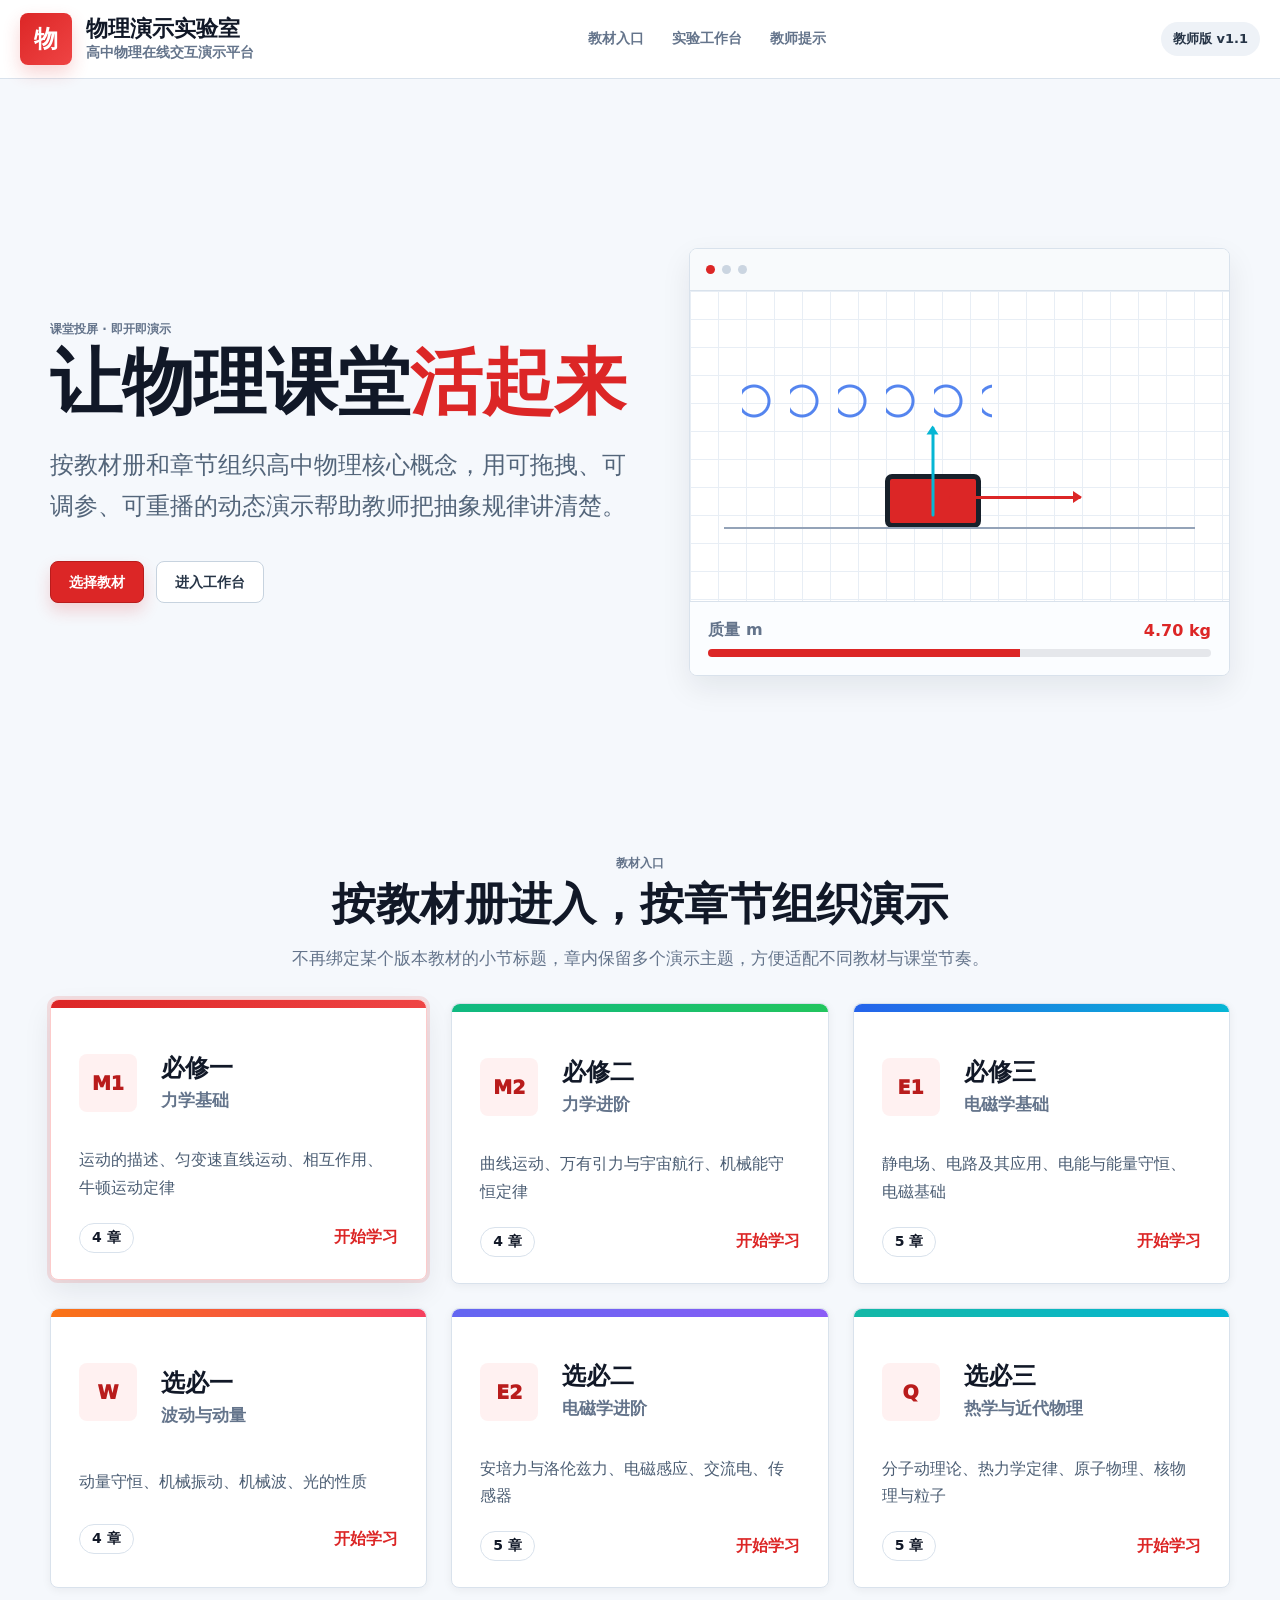
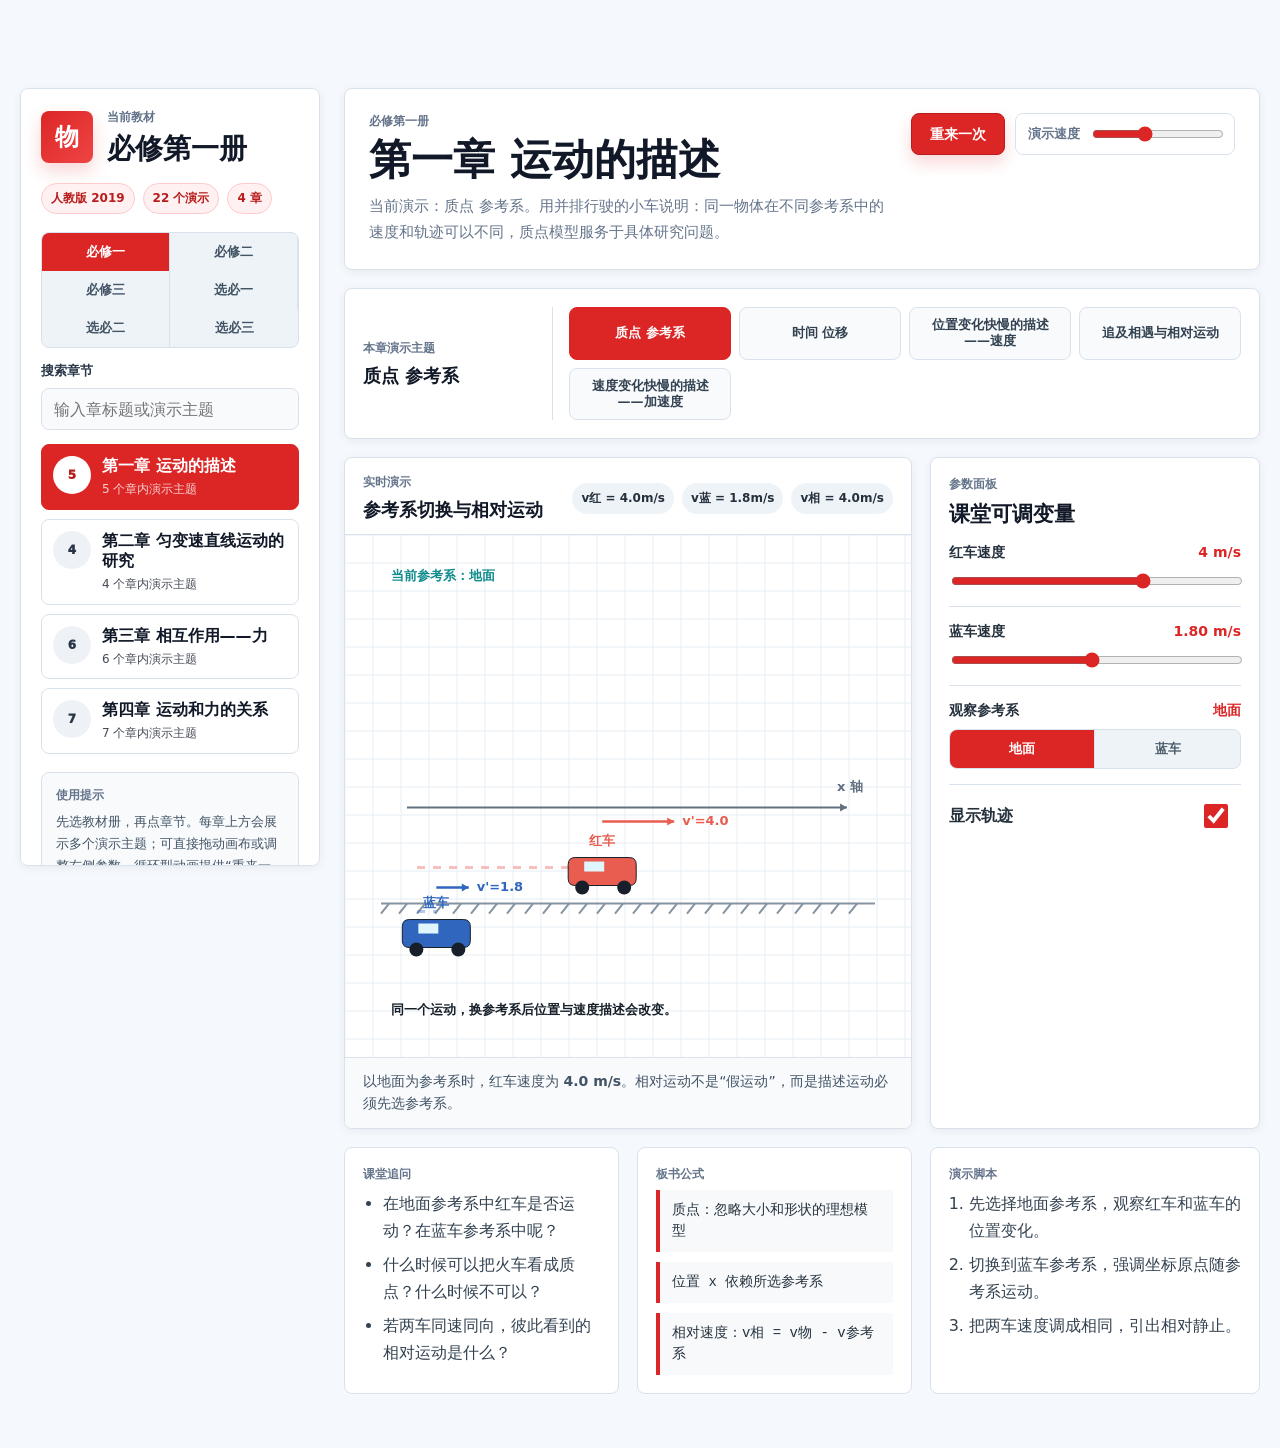
<file: index.html>
<!doctype html>
<html lang="zh-CN">
  <head>
    <meta charset="UTF-8" />
    <meta name="viewport" content="width=device-width, initial-scale=1.0" />
    <meta http-equiv="refresh" content="0; url=./mechanical-waves-lab/" />
    <title>物理演示实验室</title>
    <style>
      body {
        margin: 0;
        min-height: 100vh;
        display: grid;
        place-items: center;
        font-family: -apple-system, BlinkMacSystemFont, "Segoe UI", "PingFang SC", "Microsoft YaHei", sans-serif;
        color: #111827;
        background: #f5f8fc;
      }

      a {
        color: #dc2626;
        font-weight: 800;
      }
    </style>
  </head>
  <body>
    <p>正在打开物理演示实验室：<a href="./mechanical-waves-lab/">进入网站</a></p>
  </body>
</html>
</file>
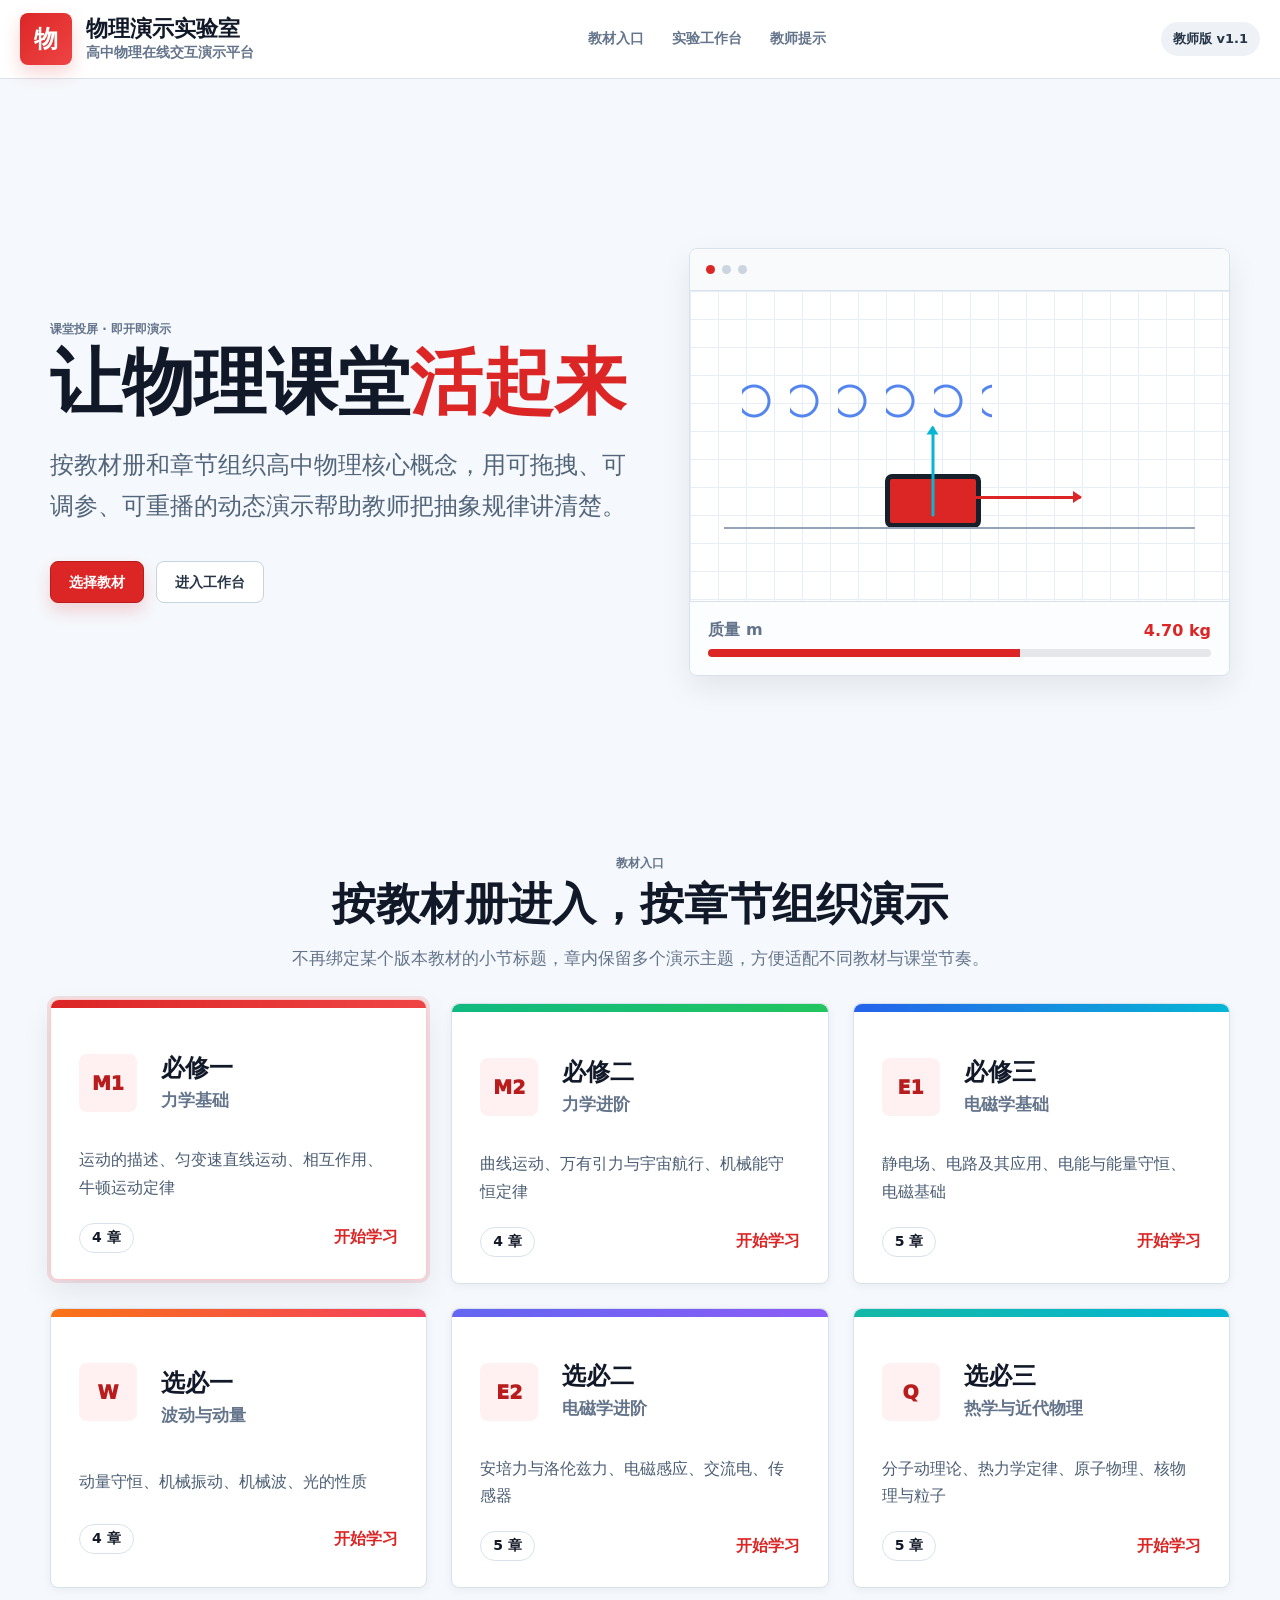
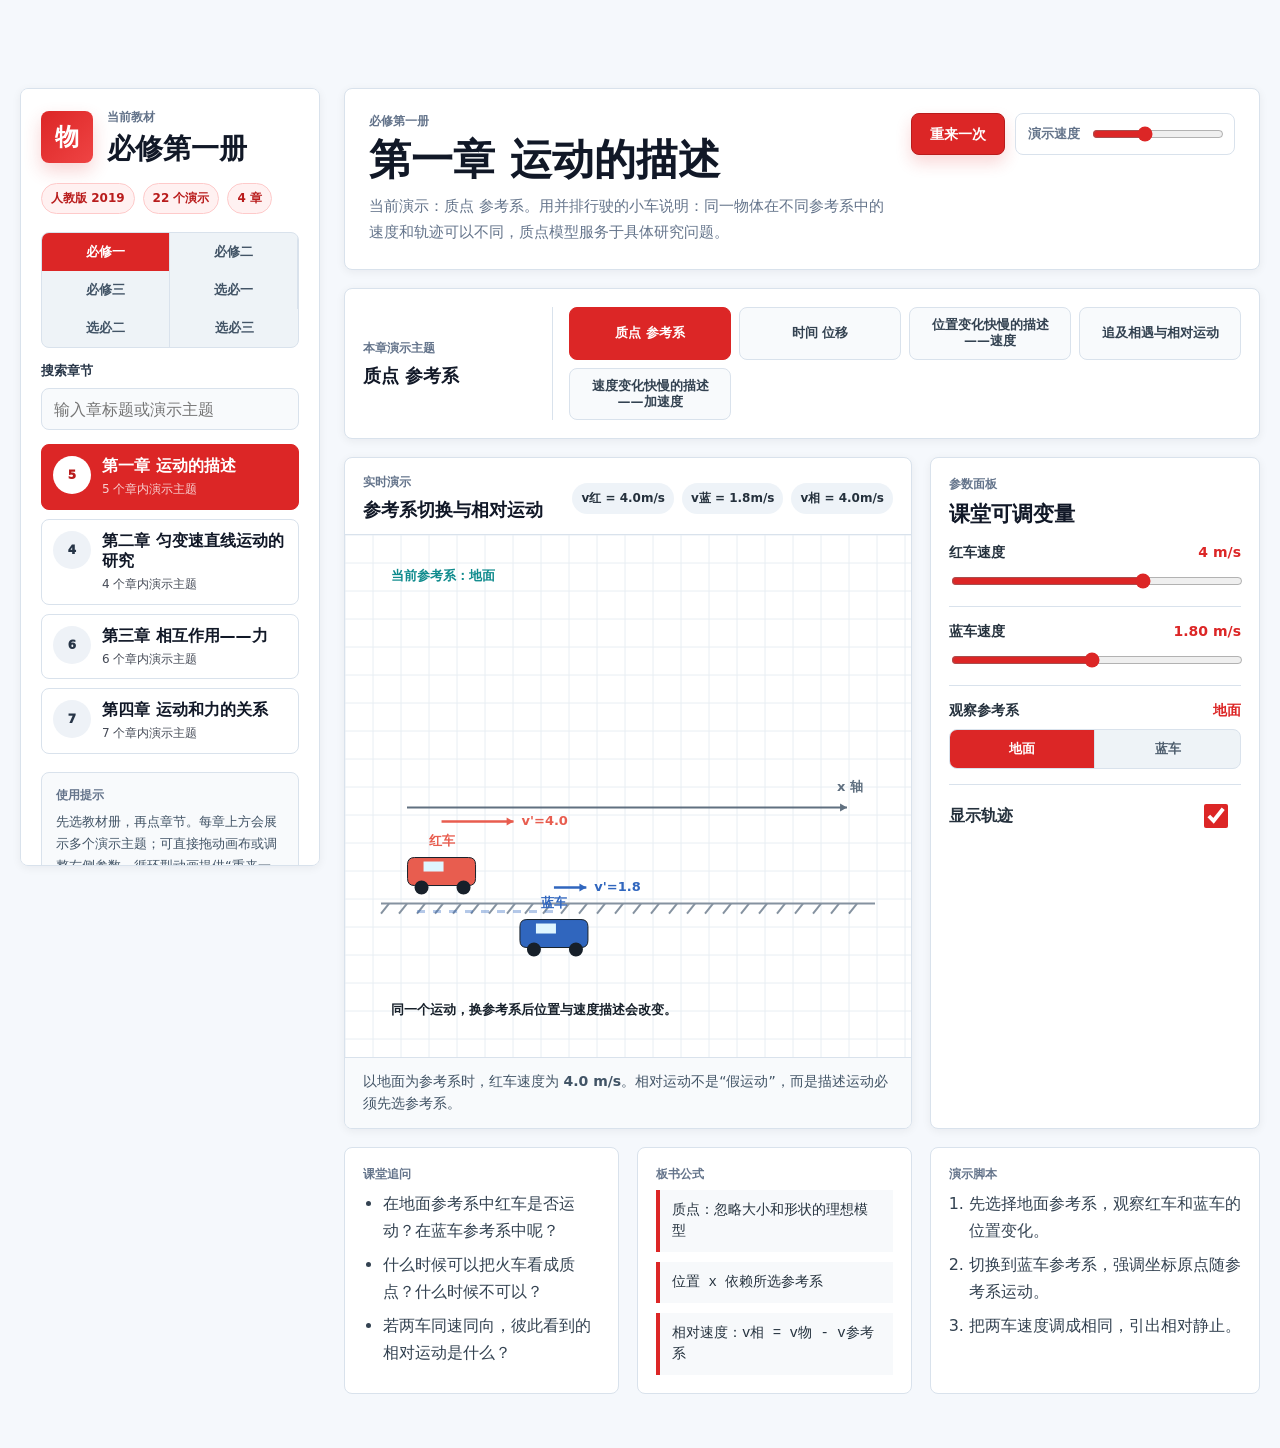
<file: mechanical-waves-lab/index.html>
<!doctype html>
<html lang="zh-CN">
  <head>
    <meta charset="UTF-8" />
    <meta name="viewport" content="width=device-width, initial-scale=1.0" />
    <title>物理演示实验室 | 高中物理在线交互演示平台</title>
    <link rel="icon" href="data:," />
    <link rel="stylesheet" href="./styles.css?v=20260616-competitor-labs" />
  </head>
  <body>
    <header class="site-header">
      <div class="site-header-inner">
        <a class="site-brand" href="#intro" aria-label="返回首页">
          <span class="brand-mark">物</span>
          <span>
            <strong>物理演示实验室</strong>
            <small>高中物理在线交互演示平台</small>
          </span>
        </a>
        <nav class="site-nav" aria-label="页面导航">
          <a href="#books">教材入口</a>
          <a href="#lab">实验工作台</a>
          <a href="#teacher-board">教师提示</a>
        </nav>
        <span class="version-chip">教师版 v1.1</span>
      </div>
    </header>

    <main>
      <section id="intro" class="hero-section">
        <div class="hero-copy">
          <p class="eyebrow">课堂投屏 · 即开即演示</p>
          <h1>让物理课堂<span>活起来</span></h1>
          <p>
            按教材册和章节组织高中物理核心概念，用可拖拽、可调参、可重播的动态演示帮助教师把抽象规律讲清楚。
          </p>
          <div class="hero-actions">
            <a class="primary-button" href="#books">选择教材</a>
            <a class="ghost-button" href="#lab">进入工作台</a>
          </div>
        </div>

        <div class="hero-preview" aria-hidden="true">
          <div class="preview-toolbar">
            <span></span>
            <span></span>
            <span></span>
          </div>
          <div class="preview-stage">
            <div class="preview-grid"></div>
            <div class="preview-block"></div>
            <div class="preview-arrow preview-arrow-force"></div>
            <div class="preview-arrow preview-arrow-normal"></div>
            <div class="preview-wave"></div>
          </div>
          <div class="preview-panel">
            <span>质量 m</span>
            <strong>4.70 kg</strong>
            <div></div>
          </div>
        </div>
      </section>

      <section id="books" class="book-section" aria-labelledby="booksTitle">
        <div class="section-heading">
          <p class="eyebrow">教材入口</p>
          <h2 id="booksTitle">按教材册进入，按章节组织演示</h2>
          <p>不再绑定某个版本教材的小节标题，章内保留多个演示主题，方便适配不同教材与课堂节奏。</p>
        </div>

        <div class="book-grid">
          <button class="book-card" type="button" data-book-jump="required1">
            <span class="book-stripe book-stripe-red"></span>
            <span class="book-symbol">M1</span>
            <span class="book-title">必修一</span>
            <span class="book-subtitle">力学基础</span>
            <span class="book-desc">运动的描述、匀变速直线运动、相互作用、牛顿运动定律</span>
            <span class="book-footer"><strong>4 章</strong><em>开始学习</em></span>
          </button>

          <button class="book-card" type="button" data-book-jump="required2">
            <span class="book-stripe book-stripe-green"></span>
            <span class="book-symbol">M2</span>
            <span class="book-title">必修二</span>
            <span class="book-subtitle">力学进阶</span>
            <span class="book-desc">曲线运动、万有引力与宇宙航行、机械能守恒定律</span>
            <span class="book-footer"><strong>4 章</strong><em>开始学习</em></span>
          </button>

          <button class="book-card" type="button" data-book-jump="required3">
            <span class="book-stripe book-stripe-blue"></span>
            <span class="book-symbol">E1</span>
            <span class="book-title">必修三</span>
            <span class="book-subtitle">电磁学基础</span>
            <span class="book-desc">静电场、电路及其应用、电能与能量守恒、电磁基础</span>
            <span class="book-footer"><strong>5 章</strong><em>开始学习</em></span>
          </button>

          <button class="book-card" type="button" data-book-jump="selective1">
            <span class="book-stripe book-stripe-orange"></span>
            <span class="book-symbol">W</span>
            <span class="book-title">选必一</span>
            <span class="book-subtitle">波动与动量</span>
            <span class="book-desc">动量守恒、机械振动、机械波、光的性质</span>
            <span class="book-footer"><strong>4 章</strong><em>开始学习</em></span>
          </button>

          <button class="book-card" type="button" data-book-jump="selective2">
            <span class="book-stripe book-stripe-purple"></span>
            <span class="book-symbol">E2</span>
            <span class="book-title">选必二</span>
            <span class="book-subtitle">电磁学进阶</span>
            <span class="book-desc">安培力与洛伦兹力、电磁感应、交流电、传感器</span>
            <span class="book-footer"><strong>5 章</strong><em>开始学习</em></span>
          </button>

          <button class="book-card" type="button" data-book-jump="selective3">
            <span class="book-stripe book-stripe-cyan"></span>
            <span class="book-symbol">Q</span>
            <span class="book-title">选必三</span>
            <span class="book-subtitle">热学与近代物理</span>
            <span class="book-desc">分子动理论、热力学定律、原子物理、核物理与粒子</span>
            <span class="book-footer"><strong>5 章</strong><em>开始学习</em></span>
          </button>
        </div>
      </section>

      <section id="lab" class="app-shell" aria-label="实验工作台">
        <aside class="sidebar" aria-label="课程导航">
          <div class="brand-block">
            <div class="brand-mark">物</div>
            <div>
              <p class="eyebrow">当前教材</p>
              <h1>必修第一册</h1>
            </div>
          </div>

          <div class="chapter-meta">
            <span>人教版 2019</span>
            <span>课堂投屏</span>
            <span>27 章</span>
          </div>

          <div id="bookSwitcherMount" class="book-switcher-mount"></div>

          <label class="chapter-search" for="chapterSearch">
            <span>搜索章节</span>
            <input id="chapterSearch" type="search" placeholder="输入章标题或演示主题" />
          </label>

          <nav id="lessonNav" class="lesson-nav"></nav>

          <div class="roadmap">
            <p class="eyebrow">使用提示</p>
            <p>
              先选教材册，再点章节。每章上方会展示多个演示主题；可直接拖动画布或调整右侧参数，循环型动画提供“重来一次”。
            </p>
          </div>
        </aside>

        <main class="workspace">
          <header class="topbar">
            <div>
              <p id="lessonUnit" class="eyebrow"></p>
              <h2 id="lessonTitle"></h2>
              <p id="lessonSubtitle" class="subtitle"></p>
            </div>

            <div class="play-controls" aria-label="播放控制">
              <button id="restartDemo" class="primary-button" type="button">重来一次</button>
              <label class="speed-control">
                <span>演示速度</span>
                <input id="speedRange" type="range" min="0.25" max="2.2" value="1" step="0.05" />
              </label>
            </div>
          </header>

          <section id="topicRail" class="topic-rail" aria-label="本章演示主题"></section>

          <section class="stage-grid">
            <section class="stage-panel" aria-label="动态演示画布">
              <div class="stage-toolbar">
                <div>
                  <p class="eyebrow">实时演示</p>
                  <strong id="stageCaption"></strong>
                </div>
                <div id="quickStats" class="quick-stats"></div>
              </div>
              <canvas id="waveCanvas"></canvas>
              <div id="readout" class="readout" aria-live="polite"></div>
            </section>

            <aside class="control-panel" aria-label="演示参数">
              <div class="panel-heading">
                <p class="eyebrow">参数面板</p>
                <h3>课堂可调变量</h3>
              </div>
              <div id="controlGroups" class="control-groups"></div>
            </aside>
          </section>

          <section id="teacher-board" class="teacher-board" aria-label="教师提示">
            <article>
              <p class="eyebrow">课堂追问</p>
              <ul id="questionList"></ul>
            </article>
            <article>
              <p class="eyebrow">板书公式</p>
              <div id="formulaBox" class="formula-box"></div>
            </article>
            <article>
              <p class="eyebrow">演示脚本</p>
              <ol id="scriptList"></ol>
            </article>
          </section>
        </main>
      </section>
    </main>

    <script src="./app-required1.js?v=20260616-competitor-labs"></script>
  </body>
</html>
</file>
<file: mechanical-waves-lab/styles.css>
:root {
  color-scheme: light;
  --ink: #111827;
  --ink-soft: #273547;
  --muted: #64748b;
  --paper: #f5f8fc;
  --panel: #ffffff;
  --line: #d9e2ec;
  --line-strong: #c7d3df;
  --primary: #dc2626;
  --primary-dark: #b91c1c;
  --primary-soft: #fff1f1;
  --primary-line: #fecaca;
  --blue: #2563eb;
  --green: #10b981;
  --orange: #f97316;
  --purple: #8b5cf6;
  --cyan: #06b6d4;
  --grid: #e8eef5;
  --shadow: 0 12px 30px rgba(15, 23, 42, 0.08);
  --shadow-soft: 0 2px 10px rgba(15, 23, 42, 0.06);
  --radius: 8px;
}

* {
  box-sizing: border-box;
}

html {
  scroll-behavior: smooth;
}

html,
body {
  margin: 0;
  min-height: 100%;
  font-family:
    Inter, ui-sans-serif, system-ui, -apple-system, BlinkMacSystemFont, "Segoe UI",
    "PingFang SC", "Hiragino Sans GB", "Microsoft YaHei", sans-serif;
  color: var(--ink);
  background: var(--paper);
}

body {
  min-width: 320px;
}

button,
input,
select {
  font: inherit;
}

button,
a {
  -webkit-tap-highlight-color: transparent;
}

button {
  cursor: pointer;
}

a {
  color: inherit;
  text-decoration: none;
}

.site-header {
  position: sticky;
  top: 0;
  z-index: 20;
  border-bottom: 1px solid var(--line);
  background: rgba(255, 255, 255, 0.94);
  backdrop-filter: blur(16px);
}

.site-header-inner {
  display: flex;
  align-items: center;
  justify-content: space-between;
  gap: 24px;
  width: min(1320px, calc(100% - 40px));
  min-height: 78px;
  margin: 0 auto;
}

.site-brand {
  display: inline-flex;
  align-items: center;
  gap: 14px;
  min-width: 230px;
}

.brand-mark {
  display: grid;
  place-items: center;
  flex: 0 0 auto;
  width: 52px;
  height: 52px;
  border-radius: var(--radius);
  color: #ffffff;
  background: linear-gradient(135deg, var(--primary), #ef4444);
  font-size: 24px;
  font-weight: 900;
  box-shadow: 0 8px 18px rgba(220, 38, 38, 0.2);
}

.site-brand strong,
.brand-block h1,
.topbar h2,
.section-heading h2,
.panel-heading h3 {
  margin: 0;
  letter-spacing: 0;
}

.site-brand strong {
  display: block;
  color: var(--ink);
  font-size: 22px;
  line-height: 1.15;
}

.site-brand small {
  display: block;
  margin-top: 2px;
  color: var(--muted);
  font-size: 14px;
  font-weight: 600;
}

.site-nav {
  display: flex;
  align-items: center;
  justify-content: center;
  gap: 4px;
  flex: 1;
}

.site-nav a {
  padding: 9px 12px;
  border-radius: var(--radius);
  color: var(--muted);
  font-size: 14px;
  font-weight: 800;
}

.site-nav a:hover {
  color: var(--primary-dark);
  background: var(--primary-soft);
}

.version-chip {
  flex: 0 0 auto;
  padding: 8px 12px;
  border-radius: 999px;
  color: var(--ink-soft);
  background: #eef2f7;
  font-size: 13px;
  font-weight: 850;
  white-space: nowrap;
}

.eyebrow {
  margin: 0 0 7px;
  color: var(--muted);
  font-size: 12px;
  font-weight: 850;
  letter-spacing: 0;
  text-transform: uppercase;
}

.hero-section {
  display: grid;
  grid-template-columns: minmax(0, 1.05fr) minmax(360px, 0.95fr);
  gap: 42px;
  align-items: center;
  width: min(1180px, calc(100% - 40px));
  min-height: calc(100vh - 150px);
  margin: 0 auto;
  padding: 74px 0 58px;
}

.hero-copy h1 {
  max-width: 760px;
  margin: 0;
  color: var(--ink);
  font-size: clamp(42px, 6vw, 72px);
  line-height: 1.05;
  letter-spacing: 0;
}

.hero-copy h1 span {
  color: var(--primary);
}

.hero-copy > p:not(.eyebrow) {
  max-width: 720px;
  margin: 24px 0 0;
  color: #53657a;
  font-size: clamp(18px, 2.2vw, 24px);
  line-height: 1.7;
}

.hero-actions {
  display: flex;
  flex-wrap: wrap;
  gap: 12px;
  margin-top: 34px;
}

.primary-button,
.ghost-button {
  display: inline-flex;
  align-items: center;
  justify-content: center;
  min-height: 42px;
  padding: 0 18px;
  border-radius: var(--radius);
  font-size: 14px;
  font-weight: 900;
  line-height: 1;
}

.primary-button {
  border: 1px solid var(--primary-dark);
  color: #ffffff;
  background: var(--primary);
  box-shadow: 0 8px 16px rgba(220, 38, 38, 0.18);
}

.primary-button:hover {
  background: var(--primary-dark);
}

.ghost-button {
  border: 1px solid var(--line-strong);
  color: var(--ink-soft);
  background: #ffffff;
}

.ghost-button:hover {
  border-color: var(--primary-line);
  color: var(--primary-dark);
  background: var(--primary-soft);
}

.hero-preview {
  overflow: hidden;
  border: 1px solid var(--line);
  border-radius: var(--radius);
  background: #ffffff;
  box-shadow: var(--shadow);
}

.preview-toolbar {
  display: flex;
  gap: 7px;
  align-items: center;
  height: 42px;
  padding: 0 16px;
  border-bottom: 1px solid var(--line);
  background: #f8fafc;
}

.preview-toolbar span {
  width: 9px;
  height: 9px;
  border-radius: 50%;
  background: #cbd5e1;
}

.preview-toolbar span:first-child {
  background: var(--primary);
}

.preview-stage {
  position: relative;
  height: 310px;
  overflow: hidden;
  background: #ffffff;
}

.preview-grid {
  position: absolute;
  inset: 0;
  background-image:
    linear-gradient(var(--grid) 1px, transparent 1px),
    linear-gradient(90deg, var(--grid) 1px, transparent 1px);
  background-size: 28px 28px;
}

.preview-stage::after {
  content: "";
  position: absolute;
  left: 34px;
  right: 34px;
  bottom: 72px;
  height: 2px;
  background: #94a3b8;
}

.preview-block {
  position: absolute;
  left: 45%;
  bottom: 73px;
  width: 96px;
  height: 54px;
  border: 5px solid #17202a;
  border-radius: 7px;
  background: var(--primary);
  transform: translateX(-50%);
}

.preview-arrow {
  position: absolute;
  height: 3px;
  border-radius: 999px;
}

.preview-arrow::after {
  content: "";
  position: absolute;
  top: -5px;
  right: -1px;
  width: 0;
  height: 0;
  border-top: 6px solid transparent;
  border-bottom: 6px solid transparent;
  border-left: 9px solid currentColor;
}

.preview-arrow-force {
  left: 48%;
  bottom: 102px;
  width: 132px;
  color: var(--primary);
  background: currentColor;
}

.preview-arrow-normal {
  left: 45%;
  bottom: 128px;
  width: 90px;
  color: var(--cyan);
  background: currentColor;
  transform: translateX(-50%) rotate(-90deg);
}

.preview-wave {
  position: absolute;
  left: 52px;
  top: 80px;
  width: 250px;
  height: 60px;
  background:
    radial-gradient(circle at 12px 30px, transparent 13px, var(--blue) 14px, var(--blue) 16px, transparent 17px) 0 0 / 48px 60px repeat-x;
  opacity: 0.78;
}

.preview-panel {
  display: grid;
  grid-template-columns: 1fr auto;
  gap: 8px 12px;
  align-items: center;
  padding: 18px;
  border-top: 1px solid var(--line);
  color: var(--ink-soft);
  background: #fbfdff;
}

.preview-panel span {
  color: var(--muted);
  font-weight: 850;
}

.preview-panel strong {
  color: var(--primary);
}

.preview-panel div {
  grid-column: 1 / -1;
  height: 8px;
  border-radius: 999px;
  background: linear-gradient(90deg, var(--primary) 62%, #e5e7eb 62%);
}

.book-section {
  width: min(1180px, calc(100% - 40px));
  margin: 0 auto;
  padding: 26px 0 76px;
}

.section-heading {
  max-width: 760px;
  margin: 0 auto 30px;
  text-align: center;
}

.section-heading h2 {
  font-size: clamp(30px, 4vw, 44px);
  line-height: 1.15;
}

.section-heading p:not(.eyebrow) {
  margin: 14px 0 0;
  color: var(--muted);
  font-size: 17px;
  line-height: 1.75;
}

.book-grid {
  display: grid;
  grid-template-columns: repeat(3, minmax(0, 1fr));
  gap: 24px;
}

.book-card {
  position: relative;
  display: grid;
  grid-template-columns: 64px minmax(0, 1fr);
  grid-template-areas:
    "symbol title"
    "symbol subtitle"
    "desc desc"
    "footer footer";
  gap: 6px 18px;
  min-height: 250px;
  padding: 54px 28px 26px;
  border: 1px solid var(--line);
  border-radius: var(--radius);
  color: var(--ink);
  text-align: left;
  background: #ffffff;
  box-shadow: var(--shadow-soft);
  transition:
    transform 180ms ease,
    box-shadow 180ms ease,
    border-color 180ms ease;
}

.book-card:hover,
.book-card:focus-visible,
.book-card.active {
  border-color: var(--primary-line);
  box-shadow: var(--shadow);
  transform: translateY(-4px);
}

.book-card.active {
  outline: 3px solid rgba(220, 38, 38, 0.12);
}

.book-stripe {
  position: absolute;
  top: 0;
  left: 0;
  right: 0;
  height: 8px;
  border-radius: var(--radius) var(--radius) 0 0;
  background: var(--primary);
}

.book-stripe-red {
  background: linear-gradient(90deg, var(--primary), #ef4444);
}

.book-stripe-green {
  background: linear-gradient(90deg, var(--green), #22c55e);
}

.book-stripe-blue {
  background: linear-gradient(90deg, var(--blue), #06b6d4);
}

.book-stripe-orange {
  background: linear-gradient(90deg, var(--orange), #f43f5e);
}

.book-stripe-purple {
  background: linear-gradient(90deg, #6366f1, var(--purple));
}

.book-stripe-cyan {
  background: linear-gradient(90deg, #14b8a6, var(--cyan));
}

.book-symbol {
  grid-area: symbol;
  display: grid;
  place-items: center;
  width: 58px;
  height: 58px;
  border-radius: var(--radius);
  color: var(--primary-dark);
  background: var(--primary-soft);
  font-size: 19px;
  font-weight: 950;
}

.book-title {
  grid-area: title;
  align-self: end;
  font-size: 24px;
  font-weight: 950;
  line-height: 1.15;
}

.book-subtitle {
  grid-area: subtitle;
  color: var(--muted);
  font-size: 17px;
  font-weight: 750;
}

.book-desc {
  grid-area: desc;
  margin-top: 28px;
  color: #4b5d73;
  font-size: 16px;
  line-height: 1.7;
}

.book-footer {
  grid-area: footer;
  display: flex;
  align-items: center;
  justify-content: space-between;
  gap: 16px;
  margin-top: 16px;
}

.book-footer strong {
  padding: 5px 12px;
  border: 1px solid var(--line);
  border-radius: 999px;
  color: var(--ink);
  background: #ffffff;
  font-size: 14px;
}

.book-footer em {
  color: var(--primary);
  font-style: normal;
  font-weight: 900;
}

.app-shell {
  display: grid;
  grid-template-columns: 300px minmax(0, 1fr);
  gap: 24px;
  width: min(1460px, calc(100% - 40px));
  margin: 0 auto 54px;
  padding-top: 24px;
  scroll-margin-top: 96px;
}

.sidebar,
.workspace {
  min-width: 0;
}

.sidebar {
  position: sticky;
  top: 100px;
  align-self: start;
  max-height: calc(100vh - 122px);
  overflow: auto;
  padding: 20px;
  border: 1px solid var(--line);
  border-radius: var(--radius);
  background: #ffffff;
  box-shadow: var(--shadow-soft);
}

.brand-block {
  display: grid;
  grid-template-columns: 52px 1fr;
  gap: 14px;
  align-items: center;
  margin-bottom: 18px;
}

.brand-block h1 {
  font-size: 28px;
  line-height: 1.14;
}

.chapter-meta {
  display: flex;
  flex-wrap: wrap;
  gap: 8px;
  margin-bottom: 18px;
}

.chapter-meta span {
  padding: 6px 9px;
  border: 1px solid var(--primary-line);
  border-radius: 999px;
  color: var(--primary-dark);
  background: var(--primary-soft);
  font-size: 12px;
  font-weight: 800;
  white-space: nowrap;
}

.book-switcher-mount {
  margin-bottom: 14px;
}

.book-switcher {
  border-color: var(--line);
  background: #eef2f7;
}

.book-switcher .segment-button {
  color: #425466;
  border-color: var(--line);
}

.book-switcher .segment-button.active {
  color: #ffffff;
  background: var(--primary);
}

.chapter-search {
  display: grid;
  gap: 8px;
  margin-bottom: 14px;
}

.chapter-search span {
  color: var(--ink-soft);
  font-size: 13px;
  font-weight: 900;
}

.chapter-search input {
  width: 100%;
  min-height: 42px;
  padding: 0 12px;
  border: 1px solid var(--line);
  border-radius: var(--radius);
  color: var(--ink);
  background: #f8fafc;
  outline: none;
}

.chapter-search input:focus {
  border-color: var(--primary);
  box-shadow: 0 0 0 3px rgba(220, 38, 38, 0.12);
}

.lesson-nav {
  display: grid;
  gap: 9px;
}

.lesson-button {
  display: grid;
  grid-template-columns: 38px 1fr;
  gap: 11px;
  width: 100%;
  min-height: 64px;
  padding: 11px;
  border: 1px solid var(--line);
  border-radius: var(--radius);
  color: var(--ink);
  text-align: left;
  background: #ffffff;
  transition:
    border-color 180ms ease,
    background 180ms ease,
    transform 180ms ease;
}

.lesson-button:hover {
  border-color: var(--primary-line);
  background: #fffafa;
  transform: translateY(-1px);
}

.lesson-button.active {
  color: #ffffff;
  background: var(--primary);
  border-color: var(--primary);
}

.lesson-index {
  display: grid;
  place-items: center;
  width: 38px;
  height: 38px;
  border-radius: 50%;
  color: var(--ink-soft);
  background: #eef2f7;
  font-weight: 950;
  font-size: 12px;
}

.lesson-button.active .lesson-index {
  color: var(--primary-dark);
  background: #ffffff;
}

.lesson-name {
  display: block;
  font-weight: 900;
  line-height: 1.25;
}

.lesson-focus {
  display: block;
  margin-top: 5px;
  color: inherit;
  font-size: 12px;
  line-height: 1.4;
  opacity: 0.78;
}

.lesson-empty {
  padding: 16px;
  border: 1px dashed var(--line-strong);
  border-radius: var(--radius);
  color: var(--muted);
  background: #f8fafc;
  font-size: 13px;
  line-height: 1.65;
}

.roadmap {
  margin-top: 18px;
  padding: 14px;
  border: 1px solid var(--line);
  border-radius: var(--radius);
  background: #f8fafc;
}

.roadmap p:last-child {
  margin: 0;
  color: #425466;
  font-size: 13px;
  line-height: 1.7;
}

.workspace {
  display: grid;
  gap: 18px;
}

.topbar,
.topic-rail,
.stage-panel,
.control-panel,
.teacher-board article {
  border: 1px solid var(--line);
  border-radius: var(--radius);
  background: #ffffff;
  box-shadow: var(--shadow-soft);
}

.topbar {
  display: flex;
  align-items: flex-start;
  justify-content: space-between;
  gap: 18px;
  padding: 24px;
}

.topbar h2 {
  font-size: clamp(28px, 3.3vw, 48px);
  line-height: 1.08;
}

.subtitle {
  max-width: 900px;
  margin: 10px 0 0;
  color: var(--muted);
  font-size: 15px;
  line-height: 1.75;
}

.play-controls {
  display: flex;
  align-items: center;
  justify-content: flex-end;
  gap: 10px;
  flex-wrap: wrap;
  flex: 0 0 auto;
}

.play-controls[hidden],
.speed-control[hidden] {
  display: none;
}

.speed-control {
  display: grid;
  grid-template-columns: auto 132px;
  align-items: center;
  gap: 10px;
  min-height: 42px;
  padding: 0 12px;
  border: 1px solid var(--line);
  border-radius: var(--radius);
  color: var(--muted);
  background: #ffffff;
  font-size: 13px;
  font-weight: 850;
}

.speed-control input {
  width: 132px;
}

.topic-rail {
  display: grid;
  grid-template-columns: 190px minmax(0, 1fr);
  gap: 16px;
  align-items: stretch;
  padding: 18px;
}

.topic-rail-heading {
  display: grid;
  align-content: center;
  border-right: 1px solid var(--line);
  padding-right: 16px;
}

.topic-rail-heading strong {
  display: block;
  color: var(--ink);
  font-size: 18px;
  line-height: 1.35;
}

.topic-list {
  display: grid;
  grid-template-columns: repeat(auto-fit, minmax(138px, 1fr));
  gap: 8px;
}

.topic-pill {
  min-height: 44px;
  padding: 9px 11px;
  border: 1px solid var(--line);
  border-radius: var(--radius);
  color: #334251;
  background: #f8fafc;
  font-size: 13px;
  font-weight: 900;
  line-height: 1.25;
  text-align: center;
}

.topic-pill:hover {
  border-color: var(--primary-line);
  color: var(--primary-dark);
  background: var(--primary-soft);
}

.topic-pill.active {
  border-color: var(--primary);
  color: #ffffff;
  background: var(--primary);
}

.stage-grid {
  display: grid;
  grid-template-columns: minmax(0, 1fr) 330px;
  gap: 18px;
  align-items: stretch;
}

.stage-panel {
  display: grid;
  grid-template-rows: auto minmax(390px, 58vh) auto;
  overflow: hidden;
}

.stage-toolbar {
  display: flex;
  justify-content: space-between;
  gap: 16px;
  align-items: center;
  padding: 16px 18px 12px;
  border-bottom: 1px solid var(--line);
}

.stage-toolbar strong {
  font-size: 18px;
}

.quick-stats {
  display: flex;
  flex-wrap: wrap;
  justify-content: flex-end;
  gap: 8px;
}

.quick-stats span {
  padding: 7px 9px;
  border-radius: 999px;
  color: #25313d;
  background: #eef3f8;
  font-size: 12px;
  font-weight: 850;
  white-space: nowrap;
}

#waveCanvas {
  display: block;
  width: 100%;
  height: 100%;
  min-height: 390px;
  background: #ffffff;
  cursor: crosshair;
  touch-action: none;
}

.readout {
  min-height: 56px;
  padding: 13px 18px;
  border-top: 1px solid var(--line);
  color: #425466;
  background: #f8fafc;
  font-size: 14px;
  line-height: 1.55;
}

.control-panel {
  padding: 18px;
  min-width: 0;
}

.panel-heading {
  margin-bottom: 16px;
}

.panel-heading h3 {
  font-size: 21px;
}

.control-groups {
  display: grid;
  gap: 16px;
}

.control-item {
  display: grid;
  gap: 9px;
  padding-bottom: 15px;
  border-bottom: 1px solid var(--line);
}

.control-item:last-child {
  border-bottom: 0;
  padding-bottom: 0;
}

.control-label {
  display: flex;
  align-items: baseline;
  justify-content: space-between;
  gap: 12px;
  color: #25313d;
  font-size: 14px;
  font-weight: 900;
}

.control-output {
  color: var(--primary);
  font-variant-numeric: tabular-nums;
  white-space: nowrap;
}

input[type="range"] {
  width: 100%;
  accent-color: var(--primary);
}

input[type="range"]:disabled {
  opacity: 0.45;
}

.hint-text {
  margin: 0;
  color: var(--muted);
  font-size: 12px;
  line-height: 1.55;
}

.segmented {
  display: grid;
  grid-template-columns: repeat(auto-fit, minmax(86px, 1fr));
  overflow: hidden;
  border: 1px solid var(--line);
  border-radius: var(--radius);
  background: #eef3f7;
}

.segment-button {
  min-height: 38px;
  border: 0;
  border-right: 1px solid var(--line);
  color: #4d5d6d;
  background: transparent;
  font-size: 13px;
  font-weight: 900;
}

.segment-button:last-child {
  border-right: 0;
}

.segment-button.active {
  color: #ffffff;
  background: var(--primary);
}

.chapter-topic-grid {
  grid-template-columns: repeat(auto-fit, minmax(118px, 1fr));
}

.chapter-topic-grid .segment-button {
  min-height: 42px;
  line-height: 1.25;
  white-space: normal;
}

.toggle-row {
  display: grid;
  grid-template-columns: 1fr auto;
  gap: 12px;
  align-items: center;
  color: #25313d;
  font-weight: 900;
}

.toggle-row input {
  width: 44px;
  height: 24px;
  accent-color: var(--primary);
}

.teacher-board {
  display: grid;
  grid-template-columns: 1fr 1fr 1.2fr;
  gap: 18px;
  scroll-margin-top: 100px;
}

.teacher-board article {
  padding: 18px;
  box-shadow: none;
}

.teacher-board ul,
.teacher-board ol {
  margin: 0;
  padding-left: 20px;
  color: #334251;
  line-height: 1.72;
}

.teacher-board li + li {
  margin-top: 6px;
}

.formula-box {
  display: grid;
  gap: 10px;
}

.formula-line {
  padding: 10px 12px;
  border-left: 4px solid var(--primary);
  color: #26333f;
  background: #f7f9fb;
  font-family: "SFMono-Regular", Consolas, "Liberation Mono", monospace;
  font-size: 14px;
  line-height: 1.5;
  overflow-wrap: anywhere;
}

@media (max-width: 1180px) {
  .hero-section {
    grid-template-columns: 1fr;
    min-height: auto;
  }

  .hero-preview {
    max-width: 760px;
  }

  .book-grid {
    grid-template-columns: repeat(2, minmax(0, 1fr));
  }

  .app-shell {
    grid-template-columns: 270px minmax(0, 1fr);
  }

  .stage-grid,
  .teacher-board {
    grid-template-columns: 1fr;
  }

  .stage-panel {
    grid-template-rows: auto minmax(350px, 52vh) auto;
  }
}

@media (max-width: 900px) {
  .site-header-inner {
    width: min(100% - 28px, 1320px);
  }

  .site-nav {
    display: none;
  }

  .app-shell {
    display: block;
  }

  .sidebar {
    position: static;
    max-height: none;
    margin-bottom: 18px;
  }

  .lesson-nav {
    grid-template-columns: repeat(auto-fit, minmax(210px, 1fr));
  }

  .topbar {
    display: grid;
  }

  .play-controls {
    justify-content: flex-start;
  }

  .topic-rail {
    grid-template-columns: 1fr;
  }

  .topic-rail-heading {
    border-right: 0;
    border-bottom: 1px solid var(--line);
    padding: 0 0 14px;
  }

  .speed-control {
    grid-template-columns: 1fr;
    padding: 10px 12px;
  }

  .speed-control input {
    width: 100%;
  }

  .stage-toolbar {
    display: grid;
  }

  .quick-stats {
    justify-content: flex-start;
  }
}

@media (max-width: 640px) {
  .site-header-inner,
  .hero-section,
  .book-section,
  .app-shell {
    width: calc(100% - 24px);
  }

  .site-header-inner {
    min-height: 70px;
  }

  .site-brand {
    min-width: 0;
  }

  .site-brand strong {
    font-size: 18px;
  }

  .site-brand small,
  .version-chip {
    display: none;
  }

  .brand-mark {
    width: 44px;
    height: 44px;
    font-size: 21px;
  }

  .hero-section {
    padding: 42px 0 46px;
  }

  .hero-preview {
    display: none;
  }

  .book-grid {
    grid-template-columns: 1fr;
    gap: 16px;
  }

  .book-card {
    min-height: 230px;
    padding: 46px 22px 22px;
  }

  .brand-block {
    grid-template-columns: 46px 1fr;
  }

  .brand-block h1 {
    font-size: 24px;
  }

  .lesson-nav {
    grid-template-columns: 1fr;
  }

  .topbar,
  .topic-rail,
  .control-panel,
  .teacher-board article {
    padding: 16px;
  }

  .stage-panel {
    grid-template-rows: auto minmax(300px, 54vh) auto;
  }

  #waveCanvas {
    min-height: 300px;
  }

  .play-controls {
    display: grid;
    grid-template-columns: 1fr;
    width: 100%;
  }

  .primary-button,
  .ghost-button {
    width: 100%;
  }
}
</file>
